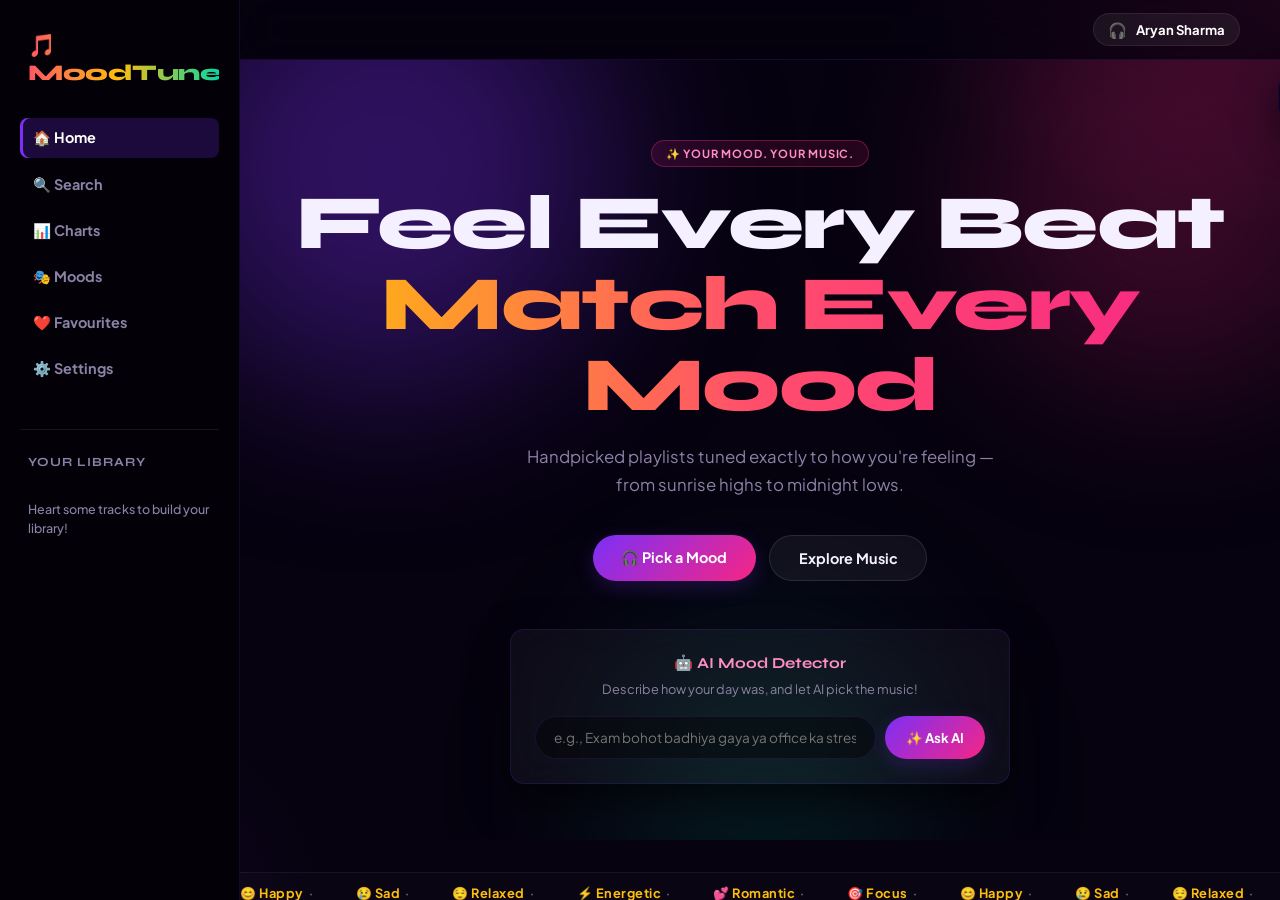
<file: index.html>
<!DOCTYPE html>
<html lang="en">
<head>
  <meta charset="UTF-8"/>
  <meta name="viewport" content="width=device-width,initial-scale=1.0"/>
  <title>MoodTunes — Feel Every Beat</title>

  <!-- Google Fonts -->
  <link rel="preconnect" href="https://fonts.googleapis.com"/>
  <link rel="preconnect" href="https://fonts.gstatic.com" crossorigin/>
  <link href="https://fonts.googleapis.com/css2?family=Plus+Jakarta+Sans:wght@300;400;500;600;700;800&family=Syne:wght@700;800&display=swap" rel="stylesheet"/>

  <!-- External stylesheet — all styles live here -->
  <link rel="stylesheet" href="tunes.css"/>
</head>
<body>

<!-- Toast notification — shown/hidden by JS toast() -->
<div id="toast">🎵 <span id="tmsg"></span></div>

<div class="app-layout">
  <!-- Desktop Left Sidebar -->
  <aside class="app-sidebar">
    <div class="logo" onclick="go('home')">🎵 MoodTunes</div>
    <ul class="sidebar-links">
      <li><button id="sb-home"       onclick="go('home')">🏠 Home</button></li>
      <li><button id="sb-explore"    onclick="go('explore')">🔍 Search</button></li>
      <li><button id="sb-charts"     onclick="go('charts')">📊 Charts</button></li>
      <li><button id="sb-moods"      onclick="go('moods')">🎭 Moods</button></li>
      <li><button id="sb-favourites" onclick="go('favourites')">❤️ Favourites</button></li>
      <li><button id="sb-settings"   onclick="go('settings')">⚙️ Settings</button></li>
    </ul>
    
    <div class="sidebar-library">
      <h4>Your Library</h4>
      <div id="sidebarFavList" class="sidebar-fav-list">
        <!-- Populated dynamically by tunes.js with favorite songs -->
        <div class="lib-empty">Heart some tracks to build your library!</div>
      </div>
    </div>
  </aside>

  <!-- Right Main Area -->
  <main class="app-main">
    <!-- Top Header bar -->
    <header class="app-header">
      <div class="header-logo-mobile" onclick="go('home')">🎵 MoodTunes</div>
      <div style="flex:1"></div>
      <div class="profile-btn" onclick="go('profile')">
        <span class="user-avatar">🎧</span>
        <span class="user-name">Aryan Sharma</span>
      </div>
    </header>

    <div class="content-viewport">
      <!-- ═══════════════════════════════════════════
           PAGE: HOME
           id="page-home" — JS adds .active to show
       ═══════════════════════════════════════════ -->
      <div id="page-home" class="page active page-enter">
        <!-- Hero Section -->
        <section class="hero">
          <div class="blob b1"></div>
          <div class="blob b2"></div>
          <div class="blob b3"></div>
          <div><span class="pill pill-p">✨ Your Mood. Your Music.</span></div>
          <h1>Feel Every Beat<span class="grad-line">Match Every Mood</span></h1>
          <p>Handpicked playlists tuned exactly to how you're feeling — from sunrise highs to midnight lows.</p>
          <div class="hero-btns">
            <button class="btn btn-main" onclick="go('moods')">🎧 Pick a Mood</button>
            <button class="btn btn-ghost" onclick="go('explore')">Explore Music</button>
          </div>

          <!-- AI Mood Detector — rule-based sentiment analysis in tunes.js -->
          <div class="ai-zone">
            <h3>🤖 AI Mood Detector</h3>
            <p>Describe how your day was, and let AI pick the music!</p>
            <div class="ai-row">
              <input type="text" id="aiPrompt" placeholder="e.g., Exam bohot badhiya gaya ya office ka stress hai…" onkeydown="if(event.key==='Enter')detectMoodWithAI()">
              <button class="btn btn-main" onclick="detectMoodWithAI()">✨ Ask AI</button>
            </div>
          </div>
        </section>

        <!-- Marquee Ticker -->
        <div class="marquee-wrap">
          <div class="marquee-track">
            <span>😊 <strong>Happy</strong> &nbsp;·&nbsp;</span>
            <span>😢 <strong>Sad</strong> &nbsp;·&nbsp;</span>
            <span>😌 <strong>Relaxed</strong> &nbsp;·&nbsp;</span>
            <span>⚡ <strong>Energetic</strong> &nbsp;·&nbsp;</span>
            <span>💕 <strong>Romantic</strong> &nbsp;·&nbsp;</span>
            <span>🎯 <strong>Focus</strong> &nbsp;·&nbsp;</span>
            <!-- Duplicated for infinite loop effect -->
            <span>😊 <strong>Happy</strong> &nbsp;·&nbsp;</span>
            <span>😢 <strong>Sad</strong> &nbsp;·&nbsp;</span>
            <span>😌 <strong>Relaxed</strong> &nbsp;·&nbsp;</span>
            <span>⚡ <strong>Energetic</strong> &nbsp;·&nbsp;</span>
            <span>💕 <strong>Romantic</strong> &nbsp;·&nbsp;</span>
            <span>🎯 <strong>Focus</strong> &nbsp;·&nbsp;</span>
          </div>
        </div>

        <!-- Stats -->
        <section class="wrap">
          <div class="stats-row">
            <div class="stat-card sc1"><div class="stat-n">6</div><div class="stat-l">Mood Categories</div></div>
            <div class="stat-card sc2"><div class="stat-n">30</div><div class="stat-l">Curated Songs</div></div>
            <div class="stat-card sc3"><div class="stat-n">100%</div><div class="stat-l">Free Access</div></div>
            <div class="stat-card sc4"><div class="stat-n">24/7</div><div class="stat-l">Available</div></div>
            <div class="stat-card sc5"><div class="stat-n">10K+</div><div class="stat-l">Monthly Users</div></div>
          </div>
        </section>

        <!-- Features -->
        <section class="wrap" style="padding-top:0">
          <h2 class="sec-title">Why <span class="gc">MoodTunes?</span></h2>
          <p class="sec-sub">Everything built around your emotions, not algorithms</p>
          <div class="feat-grid">
            <div class="feat-card"><span class="feat-icon">🎭</span><h3>Mood-Based Playlists</h3><p>Handpicked collections matched perfectly to your emotional state.</p></div>
            <div class="feat-card"><span class="feat-icon">📊</span><h3>Live Charts</h3><p>See what moods are trending globally across all listeners.</p></div>
            <div class="feat-card"><span class="feat-icon">❤️</span><h3>Favourites</h3><p>Heart songs instantly and build your personal collection.</p></div>
            <div class="feat-card"><span class="feat-icon">🔍</span><h3>Smart Explore</h3><p>Filter by genre, energy or vibe to discover new tracks.</p></div>
            <div class="feat-card"><span class="feat-icon">🧑‍💼</span><h3>Rich Profiles</h3><p>Track your full history and see which moods you visit most.</p></div>
            <div class="feat-card"><span class="feat-icon">⚙️</span><h3>Full Settings</h3><p>Customise themes, audio quality, notifications and more.</p></div>
          </div>
        </section>

        <!-- Mood Picker -->
        <section class="wrap" style="padding-top:0">
          <h2 class="sec-title">Choose Your <span class="gl">Mood</span></h2>
          <p class="sec-sub">How are you feeling right now?</p>
          <div class="mood-grid">
            <button class="mood-card mc-happy"    onclick="go('happy')"     data-mood="happy"><span class="mood-icon-big">😊</span><h3>Happy</h3><p>Uplifting &amp; joyful</p><span class="mood-pill">5 songs</span></button>
            <button class="mood-card mc-sad"      onclick="go('sad')"       data-mood="sad"><span class="mood-icon-big">😢</span><h3>Sad</h3><p>Emotional &amp; reflective</p><span class="mood-pill">5 songs</span></button>
            <button class="mood-card mc-relaxed"  onclick="go('relaxed')"   data-mood="relaxed"><span class="mood-icon-big">😌</span><h3>Relaxed</h3><p>Calm &amp; peaceful</p><span class="mood-pill">5 songs</span></button>
            <button class="mood-card mc-energy"   onclick="go('energetic')" data-mood="energetic"><span class="mood-icon-big">⚡</span><h3>Energetic</h3><p>High-energy beats</p><span class="mood-pill">5 songs</span></button>
            <button class="mood-card mc-romantic" onclick="go('romantic')"  data-mood="romantic"><span class="mood-icon-big">💕</span><h3>Romantic</h3><p>Love &amp; passion</p><span class="mood-pill">5 songs</span></button>
            <button class="mood-card mc-focus"    onclick="go('focus')"     data-mood="focus"><span class="mood-icon-big">🎯</span><h3>Focus</h3><p>Deep concentration</p><span class="mood-pill">5 songs</span></button>
          </div>
        </section>
      </div><!-- end #page-home -->

      <!-- ═══════════════════════════════════════════
           PAGE: MOODS
       ═══════════════════════════════════════════ -->
      <div id="page-moods" class="page">
        <section class="wrap">
          <h2 class="sec-title">All <span class="ga">Moods</span></h2>
          <p class="sec-sub">Pick the one that speaks to you right now</p>
          <div class="search-bar" style="max-width:430px">
            <span class="si">🔍</span>
            <input type="text" id="moodQ" placeholder="Search moods…" oninput="filterMoods(this.value)">
          </div>
          <div class="mood-grid" id="moodGrid">
            <button class="mood-card mc-happy"    onclick="go('happy')"     data-name="happy"     data-mood="happy"><span class="mood-icon-big">😊</span><h3>Happy</h3><p>Uplifting &amp; joyful</p><span class="mood-pill">5 songs</span></button>
            <button class="mood-card mc-sad"      onclick="go('sad')"       data-name="sad"       data-mood="sad"><span class="mood-icon-big">😢</span><h3>Sad</h3><p>Emotional &amp; reflective</p><span class="mood-pill">5 songs</span></button>
            <button class="mood-card mc-relaxed"  onclick="go('relaxed')"   data-name="relaxed"   data-mood="relaxed"><span class="mood-icon-big">😌</span><h3>Relaxed</h3><p>Calm &amp; peaceful</p><span class="mood-pill">5 songs</span></button>
            <button class="mood-card mc-energy"   onclick="go('energetic')" data-name="energetic" data-mood="energetic"><span class="mood-icon-big">⚡</span><h3>Energetic</h3><p>High-energy beats</p><span class="mood-pill">5 songs</span></button>
            <button class="mood-card mc-romantic" onclick="go('romantic')"  data-name="romantic"  data-mood="romantic"><span class="mood-icon-big">💕</span><h3>Romantic</h3><p>Love &amp; passion</p><span class="mood-pill">5 songs</span></button>
            <button class="mood-card mc-focus"    onclick="go('focus')"     data-name="focus"     data-mood="focus"><span class="mood-icon-big">🎯</span><h3>Focus</h3><p>Deep concentration</p><span class="mood-pill">5 songs</span></button>
          </div>
        </section>
      </div>

      <!-- PLAYLIST PAGES -->
      <!-- HAPPY -->
      <div id="page-happy" class="page">
        <section class="pl-wrap">
          <button class="back-btn" onclick="go('home')">← Back</button>
          <div class="pl-header">
            <div class="pl-cover" style="background:linear-gradient(145deg,#ff9a3c,#ff4d6d)">😊</div>
            <div class="pl-meta"><h2>Happy Playlist</h2><p>Uplifting tunes to brighten your day</p><span class="pl-count">5 songs</span></div>
          </div>
          <div class="song-list" id="happy-song-list"></div>
        </section>
      </div>

      <!-- SAD -->
      <div id="page-sad" class="page">
        <section class="pl-wrap">
          <button class="back-btn" onclick="go('home')">← Back</button>
          <div class="pl-header">
            <div class="pl-cover" style="background:linear-gradient(145deg,#00b4d8,#0077b6)">😢</div>
            <div class="pl-meta"><h2>Sad Playlist</h2><p>Emotional music to feel understood</p><span class="pl-count">5 songs</span></div>
          </div>
          <div class="song-list" id="sad-song-list"></div>
        </section>
      </div>

      <!-- RELAXED -->
      <div id="page-relaxed" class="page">
        <section class="pl-wrap">
          <button class="back-btn" onclick="go('home')">← Back</button>
          <div class="pl-header">
            <div class="pl-cover" style="background:linear-gradient(145deg,#06d6a0,#118ab2)">😌</div>
            <div class="pl-meta"><h2>Relaxed Playlist</h2><p>Peaceful sounds to calm your mind</p><span class="pl-count">5 songs</span></div>
          </div>
          <div class="song-list" id="relaxed-song-list"></div>
        </section>
      </div>

      <!-- ENERGETIC -->
      <div id="page-energetic" class="page">
        <section class="pl-wrap">
          <button class="back-btn" onclick="go('home')">← Back</button>
          <div class="pl-header">
            <div class="pl-cover" style="background:linear-gradient(145deg,#ffbe0b,#fb5607)">⚡</div>
            <div class="pl-meta"><h2>Energetic Playlist</h2><p>High-tempo beats to fuel your fire</p><span class="pl-count">5 songs</span></div>
          </div>
          <div class="song-list" id="energetic-song-list"></div>
        </section>
      </div>

      <!-- ROMANTIC -->
      <div id="page-romantic" class="page">
        <section class="pl-wrap">
          <button class="back-btn" onclick="go('home')">← Back</button>
          <div class="pl-header">
            <div class="pl-cover" style="background:linear-gradient(145deg,#f72585,#b5179e)">💕</div>
            <div class="pl-meta"><h2>Romantic Playlist</h2><p>Love songs for tender moments</p><span class="pl-count">5 songs</span></div>
          </div>
          <div class="song-list" id="romantic-song-list"></div>
        </section>
      </div>

      <!-- FOCUS -->
      <div id="page-focus" class="page">
        <section class="pl-wrap">
          <button class="back-btn" onclick="go('home')">← Back</button>
          <div class="pl-header">
            <div class="pl-cover" style="background:linear-gradient(145deg,#7b2ff7,#3a0ca3)">🎯</div>
            <div class="pl-meta"><h2>Focus Playlist</h2><p>Deep work music for the zone</p><span class="pl-count">5 songs</span></div>
          </div>
          <div class="song-list" id="focus-song-list"></div>
        </section>
      </div>

      <!-- ═══════════════════════════════════════════
           PAGE: EXPLORE
       ═══════════════════════════════════════════ -->
      <div id="page-explore" class="page">
        <section class="wrap">
          <h2 class="sec-title">Explore <span class="gl">Music</span></h2>
          <p class="sec-sub">Search by song, artist, or filter by genre — every mood, every language</p>
          <div class="search-bar">
            <span class="si">🔍</span>
            <input type="text" id="exQ" placeholder="Search songs, artists…" oninput="filterExplore(this.value)">
            <button id="voice-btn" class="voice-btn" onclick="startVoiceSearch()" title="Voice search (10s)">🎙️</button>
          </div>
          <div class="filter-row">
            <button class="filter-btn on" onclick="setFilter('all',this)">All</button>
            <button class="filter-btn"    onclick="setFilter('pop',this)">Pop</button>
            <button class="filter-btn"    onclick="setFilter('bollywood',this)">Bollywood</button>
            <button class="filter-btn"    onclick="setFilter('sufi',this)">Sufi</button>
            <button class="filter-btn"    onclick="setFilter('hiphop',this)">Hip-Hop</button>
            <button class="filter-btn"    onclick="setFilter('lofi',this)">Lo-fi</button>
            <button class="filter-btn"    onclick="setFilter('ambient',this)">Ambient</button>
            <button class="filter-btn"    onclick="setFilter('indie',this)">Indie</button>
            <button class="filter-btn"    onclick="setFilter('edm',this)">EDM</button>
          </div>
          <div class="explore-grid" id="exGrid"></div>
        </section>
      </div>

      <!-- ═══════════════════════════════════════════
           PAGE: CHARTS
       ═══════════════════════════════════════════ -->
      <div id="page-charts" class="page">
        <section class="wrap">
          <h2 class="sec-title">🔥 Trending <span class="gc">Charts</span></h2>
          <p class="sec-sub">Most played tracks across all moods this week</p>
          <div class="charts-layout">
            <div class="chart-box">
              <div class="chart-hdr">Top 10 Songs This Week</div>
              <div id="chartList"></div>
            </div>
            <div class="sidebar">
              <div class="s-card">
                <h3>🎭 Mood Popularity</h3>
                <div id="moodPopList"></div>
              </div>
              <div class="s-card">
                <h3>🎵 Top Genres</h3>
                <div id="genrePopList"></div>
              </div>
            </div>
          </div>
        </section>
      </div>

      <!-- ═══════════════════════════════════════════
           PAGE: PROFILE
       ═══════════════════════════════════════════ -->
      <div id="page-profile" class="page">
        <div class="profile-hero">
          <div class="p-inner">
            <div class="avatar">🎧<div class="av-badge">✓</div></div>
            <div>
              <div class="p-name"><h2>Aryan Sharma</h2><p>aryan@example.com · Member since Jan 2024</p></div>
              <div class="p-stats">
                <div class="ps"><div class="ps-n" id="statSongsPlayed">142</div><div class="ps-l">Songs Played</div></div>
                <div class="ps"><div class="ps-n" id="statFavourites">0</div><div class="ps-l">Favourites</div></div>
                <div class="ps"><div class="ps-n" id="statMoodsExplored">0/6</div><div class="ps-l">Moods Explored</div></div>
              </div>
            </div>
            <div style="margin-left:auto"><button class="btn btn-ghost" onclick="toast('✏️ Edit profile — needs backend!')">Edit Profile</button></div>
          </div>
        </div>
        <section class="wrap">
          <div class="profile-grid">
            <div class="p-sec">
              <h3>🕒 Recent History</h3>
              <div id="recentHistoryList"></div>
            </div>
            <div class="p-sec">
              <h3>🎭 Mood History</h3>
              <p style="color:var(--muted);font-size:.83rem;margin-bottom:1.1rem">This session + this month's moods</p>
              <div id="moodHistoryBadges"></div>
              <div class="top-mood-banner" id="topMoodBanner"></div>
            </div>
          </div>
        </section>
      </div>

      <!-- ═══════════════════════════════════════════
           PAGE: FAVOURITES
       ═══════════════════════════════════════════ -->
      <div id="page-favourites" class="page">
        <section class="wrap">
          <h2 class="sec-title">❤️ Your <span class="gc">Favourites</span></h2>
          <p class="sec-sub">Songs you've hearted across all moods</p>
          <div class="song-list" id="favList">
            <div class="fav-empty" id="favEmpty">
              <div class="ei">🤍</div>
              <h3>No favourites yet</h3>
              <p>Heart any song while listening and it'll appear here.</p>
              <button class="btn btn-main" style="margin-top:1.5rem" onclick="go('moods')">Browse Moods</button>
            </div>
          </div>
        </section>
      </div>

      <!-- ═══════════════════════════════════════════
           PAGE: SETTINGS
       ═══════════════════════════════════════════ -->
      <div id="page-settings" class="page">
        <section class="wrap">
          <h2 class="sec-title">⚙️ <span class="gv">Settings</span></h2>
          <p class="sec-sub">Customise your MoodTunes experience</p>
          <div class="settings-layout">
            <div class="s-nav">
              <div class="s-nav-item on" onclick="switchS('account',this)">👤 Account</div>
              <div class="s-nav-item"    onclick="switchS('appear',this)">🎨 Appearance</div>
              <div class="s-nav-item"    onclick="switchS('audio',this)">🔊 Audio</div>
              <div class="s-nav-item"    onclick="switchS('notifs',this)">🔔 Notifications</div>
              <div class="s-nav-item"    onclick="switchS('privacy',this)">🔒 Privacy</div>
            </div>
            <div>
              <div class="s-panel" id="sp-account">
                <h3>Account</h3><p class="sp-sub">Manage your profile details</p>
                <div class="fg"><label>Display Name</label><input type="text" value="Aryan Sharma"></div>
                <div class="fg"><label>Email</label><input type="email" value="aryan@example.com"></div>
                <div class="fg"><label>Bio</label><textarea rows="3">Music lover &amp; coder 🎵</textarea></div>
                <div class="fg"><label>Favourite Genre</label>
                  <select>
                    <option>Pop</option>
                    <option>Bollywood</option>
                    <option>Sufi</option>
                    <option>Hip-Hop</option>
                    <option>Lo-fi</option>
                    <option>Ambient</option>
                    <option>Indie</option>
                    <option>EDM</option>
                  </select>
                </div>
                <button class="auth-btn" onclick="toast('✅ Profile saved!')">Save Changes</button>
              </div>
              <div class="s-panel" id="sp-appear" style="display:none">
                <h3>Appearance</h3><p class="sp-sub">Personalise how MoodTunes looks</p>
                <div class="s-row"><div class="s-lbl"><h4>Dark Mode</h4><p>Use the dark colour scheme</p></div><label class="tog"><input type="checkbox" checked onchange="toast('🌙 Theme toggled!')"><span class="tog-t"></span></label></div>
                <div class="s-row">
                  <div class="s-lbl"><h4>Accent Colour</h4><p>Instantly recolours buttons, glows, the player bar &amp; scrollbars</p></div>
                  <div class="theme-opts">
                    <div class="theme-opt on"  data-accent="#7b2ff7" style="background:linear-gradient(135deg,#7b2ff7,#f72585)" onclick="setAccent('#7b2ff7',this)"></div>
                    <div class="theme-opt"     data-accent="#ff4d6d" style="background:linear-gradient(135deg,#ff4d6d,#ff9a3c)" onclick="setAccent('#ff4d6d',this)"></div>
                    <div class="theme-opt"     data-accent="#06d6a0" style="background:linear-gradient(135deg,#06d6a0,#00b4d8)" onclick="setAccent('#06d6a0',this)"></div>
                    <div class="theme-opt"     data-accent="#ffbe0b" style="background:linear-gradient(135deg,#ffbe0b,#fb5607)" onclick="setAccent('#ffbe0b',this)"></div>
                    <div class="theme-opt"     data-accent="#00b4d8" style="background:linear-gradient(135deg,#00b4d8,#3a0ca3)" onclick="setAccent('#00b4d8',this)"></div>
                    <div class="theme-opt"     data-accent="#e63946" style="background:linear-gradient(135deg,#e63946,#ffbe0b)" onclick="setAccent('#e63946',this)"></div>
                  </div>
                </div>
                <div class="s-row"><div class="s-lbl"><h4>Compact Mode</h4><p>Smaller song rows</p></div><label class="tog"><input type="checkbox" onchange="toast('📐 Compact mode toggled!')"><span class="tog-t"></span></label></div>
                <div class="s-row"><div class="s-lbl"><h4>Animated Blobs</h4><p>Background animations</p></div><label class="tog"><input type="checkbox" checked onchange="toast('✨ Animations toggled!')"><span class="tog-t"></span></label></div>
              </div>
              <div class="s-panel" id="sp-audio" style="display:none">
                <h3>Audio</h3><p class="sp-sub">Playback and quality settings</p>
                <div class="s-row">
                  <div class="s-lbl"><h4>Audio Quality</h4><p>Higher = more data usage</p></div>
                  <select style="background:rgba(255,255,255,.07);border:1px solid var(--bdr);border-radius:8px;padding:.48rem .85rem;color:var(--text);font-family:'Plus Jakarta Sans',sans-serif" onchange="toast('🔊 Quality: '+this.value)">
                    <option>Standard (128kbps)</option>
                    <option>High (256kbps)</option>
                    <option>Lossless</option>
                  </select>
                </div>
                <div class="s-row"><div class="s-lbl"><h4>Crossfade</h4><p>Smooth transition between songs</p></div><label class="tog"><input type="checkbox" onchange="toast('🎚️ Crossfade toggled!')"><span class="tog-t"></span></label></div>
                <div class="s-row"><div class="s-lbl"><h4>Auto-play Next</h4><p>Keep the queue going</p></div><label class="tog"><input type="checkbox" checked onchange="toast('▶️ Auto-play toggled!')"><span class="tog-t"></span></label></div>
                <div class="s-row"><div class="s-lbl"><h4>Equaliser</h4><p>Boost bass, treble or vocals</p></div><label class="tog"><input type="checkbox" onchange="toast('🎛️ EQ toggled!')"><span class="tog-t"></span></label></div>
              </div>
              <div class="s-panel" id="sp-notifs" style="display:none">
                <h3>Notifications</h3><p class="sp-sub">Choose what you get notified about</p>
                <div class="s-row"><div class="s-lbl"><h4>New Playlists</h4><p>When a new mood drops</p></div><label class="tog"><input type="checkbox" checked onchange="toast('🔔 Toggled!')"><span class="tog-t"></span></label></div>
                <div class="s-row"><div class="s-lbl"><h4>Trending Songs</h4><p>Weekly chart updates</p></div><label class="tog"><input type="checkbox" onchange="toast('📊 Toggled!')"><span class="tog-t"></span></label></div>
                <div class="s-row"><div class="s-lbl"><h4>Email Digest</h4><p>Monthly listening recap</p></div><label class="tog"><input type="checkbox" checked onchange="toast('📧 Toggled!')"><span class="tog-t"></span></label></div>
              </div>
              <div class="s-panel" id="sp-privacy" style="display:none">
                <h3>Privacy</h3><p class="sp-sub">Control your data and visibility</p>
                <div class="s-row"><div class="s-lbl"><h4>Public Profile</h4><p>Others can see your mood history</p></div><label class="tog"><input type="checkbox" onchange="toast('👁️ Toggled!')"><span class="tog-t"></span></label></div>
                <div class="s-row"><div class="s-lbl"><h4>Share Activity</h4><p>Appear in trending charts</p></div><label class="tog"><input type="checkbox" checked onchange="toast('📡 Toggled!')"><span class="tog-t"></span></label></div>
                <div class="s-row">
                  <div class="s-lbl"><h4>Delete Account</h4><p>Permanently remove all data</p></div>
                  <button class="btn" style="background:rgba(255,77,109,.15);border:1px solid rgba(255,77,109,.4);color:var(--coral);padding:.44rem 1rem;font-size:.81rem;border-radius:8px" onclick="toast('⚠️ Requires backend confirmation')">Delete</button>
                </div>
              </div>
            </div>
          </div>
        </section>
      </div>

      <!-- ═══════════════════════════════════════════
           AUTH PAGES
       ═══════════════════════════════════════════ -->
      <div id="page-login" class="page">
        <div class="auth-wrap">
          <div class="auth-box">
            <h2>Welcome Back 👋</h2>
            <p class="auth-sub">Sign in to continue to MoodTunes</p>
            <div class="s-btns">
              <button class="s-btn" onclick="toast('🔵 Google OAuth — needs backend')">🌐 Google</button>
              <button class="s-btn" onclick="toast('🍎 Apple Sign-In — needs backend')">🍎 Apple</button>
            </div>
            <div class="divider"><span>or with email</span></div>
            <div class="fg"><label>Email</label><input type="email" placeholder="you@example.com"></div>
            <div class="fg"><label>Password</label><input type="password" placeholder="••••••••"></div>
            <button class="auth-btn" onclick="toast('✅ Connect to backend to enable login!')">Login</button>
            <div class="auth-foot">No account? <a onclick="go('signup')">Sign up free</a> &nbsp;·&nbsp; <a onclick="toast('🔑 Password reset needs backend!')">Forgot?</a></div>
          </div>
        </div>
      </div>

      <div id="page-signup" class="page">
        <div class="auth-wrap">
          <div class="auth-box">
            <h2>Join MoodTunes 🎵</h2>
            <p class="auth-sub">Create your free account today</p>
            <div class="s-btns">
              <button class="s-btn" onclick="toast('🔵 Google OAuth — needs backend')">🌐 Google</button>
              <button class="s-btn" onclick="toast('🍎 Apple Sign-In — needs backend')">🍎 Apple</button>
            </div>
            <div class="divider"><span>or with email</span></div>
            <div class="fg"><label>Full Name</label><input type="text" placeholder="Your name"></div>
            <div class="fg"><label>Email</label><input type="email" placeholder="you@example.com"></div>
            <div class="fg"><label>Password</label><input type="password" placeholder="Min 8 characters"></div>
            <div class="fg"><label>Confirm Password</label><input type="password" placeholder="Repeat password"></div>
            <button class="auth-btn" onclick="toast('🎉 Connect to backend to enable signup!')">Create Account</button>
            <div class="auth-foot">Already a member? <a onclick="go('login')">Log in</a></div>
          </div>
        </div>
      </div>
    </div>

    <!-- Pinned Bottom Player Bar (Inside Main Layout context) -->
    <div class="npbar" id="npbar">
      <div class="np-disc" id="npDisc">🎵</div>
      <div class="np-info">
        <div class="np-t" id="npTitle">—</div>
        <div class="np-a" id="npArtist">—</div>
      </div>
      <div class="np-prog">
        <div class="np-bar" onclick="seekBar(event,this)">
          <div class="np-fill" id="npFill"></div>
        </div>
        <div class="np-times">
          <span id="npElapsed">0:00</span>
          <span id="npTotal">0:00</span>
        </div>
      </div>
      <div class="np-ctrls">
        <button class="np-btn" onclick="prevTrack()">⏮</button>
        <button class="np-btn np-pbtn" id="npBtn" onclick="togglePlay()">⏸</button>
        <button class="np-btn" onclick="nextTrack()">⏭</button>
      </div>
      <div class="np-vol">
        <span style="font-size:.88rem">🔊</span>
        <input type="range" min="0" max="100" value="80" oninput="changeVolume(this.value); changeVolumeToast(this.value)">
      </div>
      <button class="np-close np-btn" onclick="closePlayer()">✕</button>
    </div>
  </main>
</div>

<!-- Mobile Bottom Tab Navigation -->
<nav class="mobile-nav">
  <button id="mb-home"       onclick="go('home')"><span>🏠</span>Home</button>
  <button id="mb-explore"    onclick="go('explore')"><span>🔍</span>Search</button>
  <button id="mb-favourites" onclick="go('favourites')"><span>❤️</span>Library</button>
  <button id="mb-settings"   onclick="go('settings')"><span>⚙️</span>Settings</button>
</nav>

<!-- Hidden Audio Tag for Stable HTML5 Playback -->
<audio id="mainAudio" preload="auto" style="display:none"></audio>

<!-- External JS file -->
<script src="tunes.js?v=10"></script>

</body>
</html>
</file>
<file: tunes.css>
/* ══════════════════════════════════════════
   tunes.css — Spotify-Inspired Redesign
   Linked from index.html / tunes.html
   JS logic lives in tunes.js
 ══════════════════════════════════════════ */

/* ──────────────────────────────────────────
   1. DESIGN TOKENS (CSS Variables)
   Midnight Spotify Neon Aesthetics
 ────────────────────────────────────────── */
:root {
  /* Brand colours */
  --coral:  #ff4d6d;
  --orange: #ff6b2b;
  --amber:  #ffbe0b;
  --lime:   #06d6a0;
  --teal:   #00b4d8;
  --violet: #7b2ff7;
  --pink:   #f72585;
  --indigo: #3a0ca3;

  /* Backgrounds */
  --bg:    #06020f; /* Spotify Dark Void Base */
  --bg-sidebar: #030008; /* Side Nav Void Black */
  --bg-header: rgba(6, 2, 15, 0.45);
  --card:  rgba(255, 255, 255, 0.04);
  --card2: rgba(255, 255, 255, 0.08);
  --glass: rgba(5, 1, 13, 0.65);

  /* Borders */
  --bdr:  rgba(123, 47, 247, 0.16); /* Delicate Neon Violet */
  --bdr2: rgba(247, 37, 133, 0.16); /* Delicate Neon Pink */

  /* Text */
  --text:  #f5f0ff;
  --muted: #8c82a6;

  /* Misc */
  --r:     14px;
  --r-sm:  8px;
  --ease:  cubic-bezier(.16, 1, .3, 1);
  --t:     .3s var(--ease);
  --t-fast:.16s var(--ease);
  --shadow-lg: 0 16px 40px rgba(0, 0, 0, 0.65);
  --glow: color-mix(in srgb, var(--violet) 50%, transparent);
  --glow-soft: color-mix(in srgb, var(--violet) 22%, transparent);
}

/* ──────────────────────────────────────────
   2. RESET & BASE
 ────────────────────────────────────────── */
*, *::before, *::after {
  margin: 0;
  padding: 0;
  box-sizing: border-box;
}

html {
  overflow: hidden;
  height: 100%;
}

body {
  font-family: 'Plus Jakarta Sans', sans-serif;
  background: var(--bg);
  color: var(--text);
  height: 100%;
  overflow: hidden;
  background-image:
    radial-gradient(ellipse 60% 50% at 100% 0%, rgba(247, 37, 133, 0.16) 0%, transparent 50%),
    radial-gradient(ellipse 50% 50% at 0% 100%, rgba(123, 47, 247, 0.15) 0%, transparent 50%);
}

/* Scrollbar styling */
::-webkit-scrollbar       { width: 6px; height: 6px; }
::-webkit-scrollbar-track { background: transparent; }
::-webkit-scrollbar-thumb { background: rgba(255, 255, 255, 0.1); border-radius: 4px; }
::-webkit-scrollbar-thumb:hover { background: color-mix(in srgb, var(--violet) 60%, transparent); }
* { scrollbar-width: thin; scrollbar-color: rgba(255, 255, 255, 0.1) transparent; }

a      { color: inherit; text-decoration: none; }
button { cursor: pointer; font-family: 'Plus Jakarta Sans', sans-serif; border: none; background: none; }
img    { max-width: 100%; display: block; }

:focus-visible { outline: 2px solid var(--violet); outline-offset: 2px; border-radius: 4px; }

/* ──────────────────────────────────────────
   3. APP LAYOUT (Spotify Sidebar Pattern)
 ────────────────────────────────────────── */
.app-layout {
  display: grid;
  grid-template-columns: 240px 1fr;
  grid-template-rows: 100%;
  height: 100%;
  width: 100%;
  overflow: hidden;
}

/* Left Sidebar */
.app-sidebar {
  background: var(--bg-sidebar);
  border-right: 1px solid var(--bdr);
  padding: 2rem 1.25rem 1rem;
  display: flex;
  flex-direction: column;
  gap: 2rem;
  overflow: hidden;
  height: 100%;
}

.logo {
  font-family: 'Syne', sans-serif;
  font-weight: 800;
  font-size: 1.4rem;
  letter-spacing: -.5px;
  cursor: pointer;
  background: linear-gradient(90deg, var(--coral), var(--amber), var(--lime));
  -webkit-background-clip: text;
  -webkit-text-fill-color: transparent;
  background-clip: text;
  transition: filter var(--t);
  padding-left: 0.5rem;
}
.logo:hover { filter: brightness(1.25); }

.sidebar-links {
  display: flex;
  flex-direction: column;
  gap: 0.4rem;
  list-style: none;
}
.sidebar-links button {
  width: 100%;
  display: flex;
  align-items: center;
  gap: 0.85rem;
  padding: 0.65rem 0.8rem;
  border-radius: 8px;
  color: var(--muted);
  font-size: 0.9rem;
  font-weight: 700;
  transition: color var(--t-fast), background var(--t-fast);
}
.sidebar-links button:hover {
  color: var(--text);
  background: rgba(255, 255, 255, 0.05);
}
.sidebar-links button.nav-active {
  color: #fff;
  background: color-mix(in srgb, var(--violet) 22%, transparent);
  box-shadow: inset 3px 0 0 var(--violet);
}

/* Sidebar library */
.sidebar-library {
  flex: 1;
  display: flex;
  flex-direction: column;
  gap: 0.95rem;
  min-height: 0;
  border-top: 1px solid rgba(255, 255, 255, 0.08);
  padding-top: 1.5rem;
  margin-top: 0.5rem;
}
.sidebar-library h4 {
  font-family: 'Syne', sans-serif;
  font-size: 0.78rem;
  text-transform: uppercase;
  color: var(--muted);
  letter-spacing: 1px;
  padding-left: 0.5rem;
}
.sidebar-fav-list {
  flex: 1;
  overflow-y: auto;
  display: flex;
  flex-direction: column;
  gap: 0.45rem;
}
.lib-empty {
  font-size: 0.78rem;
  color: var(--muted);
  padding: 1rem 0.5rem;
  line-height: 1.5;
  font-weight: 500;
}
.lib-item {
  display: flex;
  align-items: center;
  gap: 0.7rem;
  padding: 0.45rem 0.6rem;
  border-radius: 6px;
  cursor: pointer;
  transition: background var(--t-fast);
}
.lib-item:hover {
  background: rgba(255, 255, 255, 0.05);
}
.lib-thumb {
  width: 32px; height: 32px;
  border-radius: 4px;
  background: linear-gradient(135deg, var(--violet), var(--pink));
  display: flex; align-items: center; justify-content: center;
  font-size: 0.9rem;
  flex-shrink: 0;
}
.lib-info {
  min-width: 0;
}
.lib-title {
  font-size: 0.8rem;
  font-weight: 700;
  white-space: nowrap;
  overflow: hidden;
  text-overflow: ellipsis;
}
.lib-artist {
  font-size: 0.7rem;
  color: var(--muted);
  white-space: nowrap;
  overflow: hidden;
  text-overflow: ellipsis;
  margin-top: 0.05rem;
}

/* Right Main Area */
.app-main {
  display: flex;
  flex-direction: column;
  height: 100%;
  overflow: hidden;
  position: relative;
}

/* Sticky top header */
.app-header {
  display: flex;
  align-items: center;
  justify-content: space-between;
  padding: 1rem 2.5rem;
  background: var(--bg-header);
  backdrop-filter: blur(20px);
  -webkit-backdrop-filter: blur(20px);
  border-bottom: 1px solid var(--bdr);
  height: 60px;
  flex-shrink: 0;
  z-index: 100;
}
.header-logo-mobile {
  display: none;
  font-family: 'Syne', sans-serif;
  font-weight: 800;
  font-size: 1.35rem;
  background: linear-gradient(90deg, var(--coral), var(--amber), var(--lime));
  -webkit-background-clip: text;
  -webkit-text-fill-color: transparent;
  background-clip: text;
}
.profile-btn {
  display: flex;
  align-items: center;
  gap: 0.6rem;
  padding: 0.35rem 0.85rem;
  background: rgba(255, 255, 255, 0.06);
  border: 1px solid rgba(255, 255, 255, 0.08);
  border-radius: 30px;
  cursor: pointer;
  transition: var(--t-fast);
}
.profile-btn:hover {
  background: rgba(255, 255, 255, 0.12);
  border-color: rgba(255, 255, 255, 0.2);
}
.user-avatar { font-size: 0.95rem; }
.user-name { font-size: 0.82rem; font-weight: 700; color: #fff; }

/* Main content viewport */
.content-viewport {
  flex: 1;
  overflow-y: auto;
  padding-bottom: 95px; /* height of player bar */
}

/* Mobile Nav Bar - Hidden on Desktop */
.mobile-nav { display: none; }

/* ──────────────────────────────────────────
   4. PAGE ENTRANCE
 ────────────────────────────────────────── */
.page { display: none; }
.page.active { display: block; }

.page-enter { animation: pageIn .42s cubic-bezier(.16, 1, .3, 1) both; }
@keyframes pageIn {
  from { opacity: 0; transform: translateY(16px); }
  to   { opacity: 1; transform: translateY(0); }
}

/* ──────────────────────────────────────────
   5. TOAST NOTIFICATION
 ────────────────────────────────────────── */
#toast {
  position: fixed;
  top: 76px; right: 20px;
  z-index: 9999;
  background: rgba(12, 4, 28, 0.92);
  border: 1px solid var(--bdr);
  border-radius: 12px;
  padding: .75rem 1.3rem;
  font-size: 0.85rem;
  font-weight: 600;
  pointer-events: none;
  transform: translateX(130%);
  transition: transform .3s var(--ease);
  max-width: 280px;
  box-shadow: var(--shadow-lg);
  backdrop-filter: blur(10px);
}
#toast.show { transform: translateX(0); }

/* ──────────────────────────────────────────
   6. UTILITIES (reusable classes)
 ────────────────────────────────────────── */
.wrap {
  max-width: 1240px;
  margin: 0 auto;
  padding: 3rem 2.5rem;
}

.sec-title {
  font-family: 'Syne', sans-serif;
  font-size: clamp(1.6rem, 3.5vw, 2.4rem);
  font-weight: 800;
  letter-spacing: -.6px;
  margin-bottom: .4rem;
}
.sec-sub { color: var(--muted); font-size: 0.9rem; margin-bottom: 2rem; line-height: 1.6; }

.gc { background: linear-gradient(90deg, var(--coral),  var(--orange)); -webkit-background-clip: text; -webkit-text-fill-color: transparent; background-clip: text; }
.gl { background: linear-gradient(90deg, var(--lime),   var(--teal));   -webkit-background-clip: text; -webkit-text-fill-color: transparent; background-clip: text; }
.gv { background: linear-gradient(90deg, var(--violet), var(--pink));   -webkit-background-clip: text; -webkit-text-fill-color: transparent; background-clip: text; }
.ga { background: linear-gradient(90deg, var(--amber),  var(--coral));  -webkit-background-clip: text; -webkit-text-fill-color: transparent; background-clip: text; }

.pill { display: inline-flex; align-items: center; gap: .35rem; padding: .3rem .9rem; border-radius: 50px; font-size: .7rem; font-weight: 700; letter-spacing: .8px; text-transform: uppercase; }
.pill-p { background: rgba(247, 37, 133, 0.12); border: 1px solid rgba(247, 37, 133, 0.35); color: #ff8ec5; }

.btn {
  display: inline-flex;
  align-items: center;
  gap: .5rem;
  padding: 0.8rem 1.8rem;
  border-radius: 50px;
  font-weight: 700;
  font-size: 0.9rem;
  transition: var(--t);
}
.btn-main {
  background: linear-gradient(135deg, var(--violet), var(--pink));
  color: #fff;
  box-shadow: 0 6px 20px var(--glow-soft);
}
.btn-main:hover  { transform: translateY(-2px); box-shadow: 0 10px 30px var(--glow); }
.btn-ghost { background: rgba(255, 255, 255, 0.05); border: 1px solid rgba(255, 255, 255, 0.1); color: var(--text); }
.btn-ghost:hover { background: rgba(255, 255, 255, 0.1); transform: translateY(-1px); border-color: rgba(255,255,255,0.2); }

/* ──────────────────────────────────────────
   7. HERO & SPECIAL SECTIONS
 ────────────────────────────────────────── */
.hero {
  position: relative;
  text-align: center;
  padding: 5rem 5% 3.5rem;
  overflow: hidden;
}
.blob {
  position: absolute;
  border-radius: 50%;
  filter: blur(88px);
  pointer-events: none;
  animation: drift 9s ease-in-out infinite alternate;
}
.b1 { width:450px; height:450px; background:color-mix(in srgb, var(--violet) 35%, transparent);  top:-120px; left:-80px; }
.b2 { width:380px; height:380px; background:rgba(247, 37, 133, 0.22);  top:-60px;  right:-80px; animation-delay:-4s; }
.b3 { width:320px; height:320px; background:rgba(6, 214, 160, 0.12);  bottom:-100px; left:35%;  animation-delay:-2s; }
@keyframes drift { to { transform: translate(25px, 20px) scale(1.08); } }

.hero > *:not(.blob) { position: relative; z-index: 1; }

.hero h1 {
  font-family: 'Syne', sans-serif;
  font-weight: 800;
  font-size: clamp(2.2rem, 7vw, 4.8rem);
  line-height: 1.06;
  letter-spacing: -1.5px;
  margin: 1rem 0 1rem;
}
.hero h1 .grad-line {
  display: block;
  background: linear-gradient(90deg, var(--amber), var(--coral), var(--pink));
  -webkit-background-clip: text;
  -webkit-text-fill-color: transparent;
  background-clip: text;
}
.hero p { font-size: 1.05rem; color: var(--muted); max-width: 500px; margin: 0 auto 2.2rem; line-height: 1.7; }
.hero-btns { display: flex; gap: .8rem; justify-content: center; flex-wrap: wrap; }

/* AI Mood Detector Zone */
.ai-zone {
  position: relative;
  z-index: 1;
  margin: 3rem auto 0;
  max-width: 500px;
  background: var(--card);
  backdrop-filter: blur(16px);
  -webkit-backdrop-filter: blur(16px);
  padding: 1.5rem;
  border-radius: var(--r);
  border: 1px solid var(--bdr);
  box-shadow: var(--shadow-lg);
  transition: var(--t);
}
.ai-zone:hover { border-color: color-mix(in srgb, var(--violet) 40%, transparent); }
.ai-zone h3 { font-size: 0.95rem; margin-bottom: 0.5rem; color: #ff8ec5; font-family: 'Syne', sans-serif; display: flex; align-items: center; gap: .4rem; justify-content: center; }
.ai-zone p  { font-size: .8rem; color: var(--muted); margin-bottom: 1.1rem; line-height: 1.5; }
.ai-row { display: flex; gap: 0.6rem; }
.ai-row input {
  flex: 1; min-width: 0;
  padding: 0.75rem 1.15rem;
  background: rgba(0, 0, 0, 0.4);
  border: 1px solid var(--bdr);
  border-radius: 30px;
  color: #fff;
  font-size: 0.85rem;
  font-family: 'Plus Jakarta Sans', sans-serif;
  transition: var(--t);
}
.ai-row input:focus { outline: none; border-color: color-mix(in srgb, var(--violet) 60%, transparent); }
.ai-row .btn { padding: 0.75rem 1.3rem; font-size: 0.83rem; white-space: nowrap; }

/* ──────────────────────────────────────────
   8. MARQUEE TICKER
 ────────────────────────────────────────── */
.marquee-wrap {
  overflow: hidden;
  padding: .75rem 0;
  border-top: 1px solid rgba(255, 255, 255, 0.05);
  border-bottom: 1px solid rgba(255, 255, 255, 0.05);
  background: rgba(255, 255, 255, 0.01);
  margin-top: 2rem;
}
.marquee-track {
  display: flex;
  gap: 2.5rem;
  white-space: nowrap;
  animation: ticker 26s linear infinite;
  width: max-content;
}
.marquee-track span    { font-size: .8rem; color: var(--muted); font-weight: 500; letter-spacing: .5px; }
.marquee-track strong  { color: var(--amber); }

/* ──────────────────────────────────────────
   9. STATS CARDS
 ────────────────────────────────────────── */
.stats-row { display: grid; grid-template-columns: repeat(auto-fit, minmax(140px, 1fr)); gap: 1rem; }
.stat-card {
  border-radius: var(--r);
  padding: 1.5rem 1.25rem;
  text-align: center;
  border: 1px solid var(--bdr);
  background: var(--card);
  transition: var(--t);
}
.sc1 { background: linear-gradient(135deg, rgba(255, 77, 109, 0.15), rgba(255, 107, 43, 0.08)); }
.sc2 { background: linear-gradient(135deg, rgba(255, 190, 11, 0.15), rgba(255, 107, 43, 0.08)); }
.sc3 { background: linear-gradient(135deg, rgba(6, 214, 160, 0.12),  rgba(0, 180, 216, 0.08));  }
.sc4 { background: linear-gradient(135deg, rgba(123, 47, 247, 0.15),  rgba(247, 37, 133, 0.08)); }
.sc5 { background: linear-gradient(135deg, rgba(0, 180, 216, 0.15),   rgba(6, 214, 160, 0.08));  }
.stat-card:hover { transform: translateY(-4px); border-color: rgba(255, 255, 255, 0.2); }
.stat-n { font-family: 'Syne', sans-serif; font-size: 2.2rem; font-weight: 800; color: #fff; }
.stat-l { color: var(--muted); font-size: .78rem; margin-top: .2rem; }

/* ──────────────────────────────────────────
   10. FEATURE CARDS
 ────────────────────────────────────────── */
.feat-grid { display: grid; grid-template-columns: repeat(auto-fit, minmax(250px, 1fr)); gap: 1.25rem; }
.feat-card {
  background: var(--card);
  border: 1px solid var(--bdr);
  border-radius: var(--r);
  padding: 1.8rem 1.5rem;
  transition: var(--t);
  position: relative;
  overflow: hidden;
}
.feat-card:hover { transform: translateY(-4px); border-color: color-mix(in srgb, var(--violet) 40%, var(--bdr)); }
.feat-icon  { font-size: 2rem; margin-bottom: .8rem; display: block; position: relative; z-index: 1; }
.feat-card h3 { font-family: 'Syne', sans-serif; font-size: 0.95rem; font-weight: 800; margin-bottom: .4rem; position: relative; z-index: 1; }
.feat-card p  { color: var(--muted); font-size: .83rem; line-height: 1.6; position: relative; z-index: 1; }

/* ──────────────────────────────────────────
   11. MOOD CARDS
 ────────────────────────────────────────── */
.mood-grid { display: grid; grid-template-columns: repeat(auto-fit, minmax(170px, 1fr)); gap: 1rem; }
.mood-card {
  border-radius: var(--r);
  padding: 2rem 1.25rem;
  text-align: center;
  cursor: pointer;
  transition: var(--t);
  position: relative;
  overflow: hidden;
  border: 1px solid var(--bdr);
}
.mood-card:hover { transform: translateY(-6px); box-shadow: 0 16px 40px rgba(0, 0, 0, 0.45); border-color: rgba(255, 255, 255, 0.25); }

.mc-happy    { background: linear-gradient(145deg, rgba(255, 154, 60, 0.7), rgba(255, 77, 109, 0.7)); }
.mc-sad      { background: linear-gradient(145deg, rgba(0, 180, 216, 0.65), rgba(0, 119, 182, 0.65)); }
.mc-relaxed  { background: linear-gradient(145deg, rgba(6, 214, 160, 0.65), rgba(17, 138, 178, 0.65)); }
.mc-energy   { background: linear-gradient(145deg, rgba(255, 190, 11, 0.65), rgba(251, 86, 7, 0.65)); }
.mc-romantic { background: linear-gradient(145deg, rgba(247, 37, 133, 0.65), rgba(181, 23, 158, 0.65)); }
.mc-focus    { background: linear-gradient(145deg, rgba(123, 47, 247, 0.7), rgba(58, 12, 163, 0.7)); }

.mood-icon-big { font-size: 2.5rem; display: block; margin-bottom: .6rem; position: relative; z-index: 1; transition: transform var(--t); }
.mood-card:hover .mood-icon-big { transform: scale(1.1) translateY(-2px); }
.mood-card h3  { font-family: 'Syne', sans-serif; font-size: 1.05rem; font-weight: 800; color: #fff; text-shadow: 0 2px 6px rgba(0,0,0,0.3); }
.mood-card p   { font-size: .78rem; color: rgba(255, 255, 255, 0.8); margin-top: .15rem; }
.mood-pill { display: inline-block; margin-top: .7rem; padding: .15rem .75rem; border-radius: 50px; font-size: .67rem; font-weight: 700; background: rgba(255, 255, 255, 0.15); color: #fff; border: 1px solid rgba(255, 255, 255, 0.25); }

/* ──────────────────────────────────────────
   12. PLAYLIST PAGES (Clean List Rows)
 ────────────────────────────────────────── */
.pl-wrap { max-width: 960px; margin: 0 auto; padding: 2.5rem 2.5rem 9rem; }

.pl-header {
  display: flex;
  align-items: flex-end;
  gap: 1.8rem;
  margin-bottom: 2.2rem;
  padding-bottom: 1.8rem;
  border-bottom: 1px solid rgba(255, 255, 255, 0.08);
  flex-wrap: wrap;
}
.pl-cover  { width: 140px; height: 140px; border-radius: 12px; display: flex; align-items: center; justify-content: center; font-size: 4rem; flex-shrink: 0; box-shadow: 0 12px 36px rgba(0, 0, 0, 0.6); border: 1px solid rgba(255,255,255,0.08); }
.pl-meta h2{ font-family: 'Syne', sans-serif; font-size: clamp(1.8rem, 4vw, 2.6rem); font-weight: 800; letter-spacing: -.8px; }
.pl-meta p { color: var(--muted); font-size: .9rem; margin-top: .4rem; }
.pl-count  { display: inline-block; margin-top: .6rem; padding: .2rem .85rem; border-radius: 50px; font-size: .72rem; font-weight: 600; background: rgba(255, 255, 255, 0.05); border: 1px solid var(--bdr); }

/* Spotify-style table row list */
.song-list { display: flex; flex-direction: column; gap: 0.15rem; }
.song-row {
  background: transparent;
  border: 1px solid transparent;
  border-radius: 6px;
  padding: .65rem .85rem;
  display: grid;
  grid-template-columns: 35px 35px 1fr auto auto auto;
  align-items: center;
  gap: .8rem;
  cursor: pointer;
  transition: background var(--t-fast);
}
.song-row:hover { background: rgba(255, 255, 255, 0.06); }
.song-row:hover .sn            { display: none; }
.song-row:hover .splay         { display: flex; }
.sn    { color: var(--muted); font-size: .85rem; text-align: center; font-weight: 600; }
.splay { display: none; width: 30px; height: 30px; background: linear-gradient(135deg, var(--violet), var(--pink)); border-radius: 50%; align-items: center; justify-content: center; font-size: .78rem; color: #fff; }
.sthumb{ width: 36px; height: 36px; border-radius: 4px; display: flex; align-items: center; justify-content: center; font-size: 1.1rem; flex-shrink: 0; }
.sinfo { min-width: 0; }
.sinfo .st { font-weight: 700; font-size: .88rem; overflow: hidden; text-overflow: ellipsis; white-space: nowrap; color: #fff; }
.sinfo .sa { color: var(--muted); font-size: .76rem; margin-top: 0.05rem; overflow: hidden; text-overflow: ellipsis; white-space: nowrap; }
.sgenre { padding: .15rem .65rem; border-radius: 50px; font-size: .68rem; font-weight: 700; background: rgba(255, 255, 255, 0.05); border: 1px solid var(--bdr); color: var(--text); }
.sdur   { color: var(--muted); font-size: .8rem; min-width: 32px; text-align: right; }

/* ──────────────────────────────────────────
   13. NOW PLAYING PLAYER BAR
 ────────────────────────────────────────── */
.npbar {
  position: absolute;
  bottom: 0; left: 0; right: 0;
  height: 85px;
  z-index: 800;
  background: rgba(5, 2, 13, 0.94);
  backdrop-filter: blur(28px) saturate(150%);
  -webkit-backdrop-filter: blur(28px) saturate(150%);
  border-top: 1px solid var(--bdr);
  padding: .75rem 2.5rem;
  display: flex;
  align-items: center;
  justify-content: space-between;
  gap: 1.5rem;
  transform: translateY(110%);
  transition: transform .35s var(--ease);
}
.npbar.show    { transform: translateY(0); }
.npbar.playing { box-shadow: 0 -6px 24px rgba(123, 47, 247, 0.12); }
.np-disc {
  width: 42px; height: 42px;
  border-radius: 50%;
  flex-shrink: 0;
  display: flex; align-items: center; justify-content: center;
  font-size: 1.25rem;
  background: linear-gradient(135deg, var(--violet), var(--pink));
  animation: spin 6s linear infinite paused;
  border: 1px solid rgba(255,255,255,0.1);
}
.npbar.playing .np-disc { animation-play-state: running; }

.np-info  { min-width: 140px; flex-shrink: 0; }
.np-t     { font-weight: 700; font-size: .86rem; white-space: nowrap; overflow: hidden; text-overflow: ellipsis; max-width: 160px; color: #fff; }
.np-a     { color: var(--muted); font-size: .74rem; margin-top: .05rem; white-space: nowrap; overflow: hidden; text-overflow: ellipsis; max-width: 160px; }
.np-prog  { flex: 1; max-width: 580px; margin: 0 auto; display: flex; flex-direction: column; align-items: center; gap: 0.35rem; }
.np-bar   { width: 100%; height: 4px; background: rgba(255, 255, 255, 0.1); border-radius: 2px; cursor: pointer; position: relative; }
.np-bar:hover { height: 6px; }
.np-fill  { height: 100%; border-radius: 2px; background: linear-gradient(90deg, var(--violet), var(--pink)); width: 0%; transition: width 0.3s linear; }
.np-times { display: flex; justify-content: space-between; width: 100%; font-size: .68rem; color: var(--muted); font-weight: 600; }
.np-ctrls { display: flex; gap: 1rem; align-items: center; flex-shrink: 0; }
.np-pbtn {
  width: 36px; height: 36px;
  background: #fff;
  border-radius: 50%;
  display: flex; align-items: center; justify-content: center;
  font-size: .85rem; color: #000; padding: 0;
  transition: transform var(--t-fast);
}
.np-pbtn:hover { transform: scale(1.08); color: #000; }
.np-vol       { display: flex; align-items: center; gap: .5rem; flex-shrink: 0; }
.np-vol input { width: 75px; }
.np-close     { color: var(--muted); font-size: 1.1rem; margin-left: .5rem; }

/* Custom slider thumb */
input[type="range"] {
  -webkit-appearance: none;
  appearance: none;
  height: 4px;
  background: rgba(255,255,255,0.12);
  border-radius: 2px;
  outline: none;
}
input[type="range"]::-webkit-slider-thumb {
  -webkit-appearance: none;
  width: 12px; height: 12px;
  border-radius: 50%;
  background: #fff;
  cursor: pointer;
  box-shadow: 0 2px 6px rgba(0,0,0,0.3);
}

/* ──────────────────────────────────────────
   14. EXPLORE & SEARCH
 ────────────────────────────────────────── */
.search-bar { position: relative; max-width: 500px; margin: 0 auto 1.8rem; }
.search-bar input {
  width: 100%;
  padding: .85rem 3.2rem .85rem 2.8rem;
  background: rgba(255, 255, 255, 0.05);
  border: 1px solid var(--bdr);
  border-radius: 50px;
  color: var(--text);
  font-size: .9rem;
  font-family: 'Plus Jakarta Sans', sans-serif;
  transition: border-color var(--t), background var(--t);
}
.search-bar input:focus { outline: none; border-color: color-mix(in srgb, var(--violet) 70%, transparent); background: rgba(255, 255, 255, 0.08); }
.search-bar .si { position: absolute; left: 1.15rem; top: 50%; transform: translateY(-50%); color: var(--muted); }
.voice-btn {
  position: absolute; right: 1.15rem; top: 50%; transform: translateY(-50%);
  font-size: 1.15rem; color: var(--muted);
  width: 32px; height: 32px; border-radius: 50%;
  display: flex; align-items: center; justify-content: center;
}
.voice-btn:hover { color: var(--text); background: rgba(255, 255, 255, 0.05); }
.voice-btn.listening { color: var(--coral); background: rgba(255, 77, 109, 0.1); animation: micPulse 1s ease-in-out infinite; }

.filter-row  { display: flex; gap: .5rem; flex-wrap: wrap; justify-content: center; margin-bottom: 2.2rem; }
.filter-btn  { padding: .4rem 1.15rem; border: 1px solid var(--bdr); border-radius: 50px; background: rgba(255, 255, 255, 0.02); color: var(--muted); font-size: .8rem; font-weight: 700; transition: var(--t); }
.filter-btn:hover,
.filter-btn.on { border-color: var(--violet); color: #fff; background: color-mix(in srgb, var(--violet) 25%, transparent); }

.explore-grid { display: grid; grid-template-columns: repeat(auto-fill, minmax(180px, 1fr)); gap: 1.15rem; }
.explore-card { border-radius: var(--r); overflow: hidden; cursor: pointer; transition: var(--t); border: 1px solid var(--bdr); background: var(--card); }
.explore-card:hover { transform: translateY(-5px); border-color: rgba(255, 255, 255, 0.15); box-shadow: var(--shadow-lg); }
.ex-cover { position: relative; height: 120px; display: flex; align-items: center; justify-content: center; font-size: 2.8rem; border-bottom: 1px solid rgba(255,255,255,0.03); }
.ex-fav {
  position: absolute; top: .5rem; right: .5rem;
  width: 28px; height: 28px; border-radius: 50%;
  background: rgba(0, 0, 0, 0.4); backdrop-filter: blur(6px);
  display: flex; align-items: center; justify-content: center;
  font-size: .9rem; color: #fff;
}
.ex-body  { padding: .85rem; }
.ex-body h4 { font-family: 'Syne', sans-serif; font-size: .88rem; font-weight: 800; overflow: hidden; text-overflow: ellipsis; white-space: nowrap; color: #fff; }
.ex-body p  { color: var(--muted); font-size: .75rem; margin-top: .15rem; overflow: hidden; text-overflow: ellipsis; white-space: nowrap; }
.ex-tag { display: inline-block; margin-top: .45rem; padding: .12rem .55rem; border-radius: 50px; font-size: .65rem; font-weight: 700; background: rgba(6, 214, 160, 0.1); border: 1px solid rgba(6, 214, 160, 0.25); color: var(--lime); }

/* ──────────────────────────────────────────
   15. CHARTS PAGE
 ────────────────────────────────────────── */
.charts-layout { display: grid; grid-template-columns: 1fr 300px; gap: 1.5rem; align-items: start; }
.chart-box     { background: var(--card); border: 1px solid var(--bdr); border-radius: var(--r); overflow: hidden; }
.chart-hdr     { padding: 1.1rem 1.4rem; border-bottom: 1px solid var(--bdr); font-family: 'Syne', sans-serif; font-weight: 800; font-size: 0.95rem; background: linear-gradient(90deg, rgba(123,47,247,0.1), transparent); }
.chart-row     { display: flex; align-items: center; gap: .85rem; padding: .75rem 1.4rem; border-bottom: 1px solid rgba(255, 255, 255, 0.05); transition: var(--t-fast); cursor: pointer; }
.chart-row:last-child { border-bottom: none; }
.chart-row:hover      { background: rgba(255, 255, 255, 0.05); }
.c-rank        { font-family: 'Syne', sans-serif; font-weight: 800; font-size: 1rem; color: var(--muted); min-width: 20px; text-align: center; }
.c-rank.gold   { color: var(--amber); }
.c-rank.silver { color: #d0d0d0; }
.c-rank.bronze { color: #cd7f32; }
.c-thumb { width: 38px; height: 38px; border-radius: 6px; display: flex; align-items: center; justify-content: center; font-size: 1.1rem; flex-shrink: 0; }
.c-info  { flex: 1; min-width: 0; }
.c-info .ct { font-weight: 700; font-size: .88rem; white-space: nowrap; overflow: hidden; text-overflow: ellipsis; color: #fff; }
.c-info .ca { color: var(--muted); font-size: .75rem; white-space: nowrap; overflow: hidden; text-overflow: ellipsis; }
.c-plays     { color: var(--muted); font-size: .72rem; }
.tu { color: var(--lime);  font-size: .78rem; font-weight: bold; }
.td { color: var(--coral); font-size: .78rem; font-weight: bold; }
.tn { color: var(--muted); font-size: .78rem; }

.sidebar { display: flex; flex-direction: column; gap: 1.25rem; }
.s-card  { background: var(--card); border: 1px solid var(--bdr); border-radius: var(--r); padding: 1.35rem; }
.s-card h3 { font-family: 'Syne', sans-serif; font-size: 0.9rem; font-weight: 800; margin-bottom: 1rem; }
.bar-row { display: flex; align-items: center; gap: .65rem; margin-bottom: .75rem; }
.bar-row:last-child { margin-bottom: 0; }
.bar-lbl { color: var(--muted); font-size: .76rem; min-width: 60px; text-transform: capitalize; font-weight: 600; }
.bar-track { flex: 1; height: 6px; background: rgba(255, 255, 255, 0.05); border-radius: 3px; overflow: hidden; }
.bar-fill  { height: 100%; border-radius: 3px; }
.bf1 { background: linear-gradient(90deg, var(--amber),  var(--coral)); }
.bf2 { background: linear-gradient(90deg, var(--lime),   var(--teal));  }
.bf3 { background: linear-gradient(90deg, var(--violet), var(--pink));  }
.bar-pct { color: var(--muted); font-size: .72rem; min-width: 28px; text-align: right; font-weight: 600; }

/* ──────────────────────────────────────────
   16. PROFILE PAGE
 ────────────────────────────────────────── */
.profile-hero { padding: 2.5rem 5%; background: linear-gradient(135deg, color-mix(in srgb, var(--violet) 22%, transparent), rgba(247,37,133,0.15)); border-bottom: 1px solid var(--bdr); }
.p-inner { max-width: 1240px; margin: 0 auto; display: flex; align-items: center; gap: 1.8rem; flex-wrap: wrap; }
.avatar {
  width: 80px; height: 80px;
  border-radius: 50%;
  flex-shrink: 0;
  background: linear-gradient(135deg, var(--violet), var(--pink));
  display: flex; align-items: center; justify-content: center;
  font-size: 2.2rem;
  position: relative;
  border: 1px solid rgba(255, 255, 255, 0.1);
}
.av-badge { position: absolute; bottom: 2px; right: 2px; width: 22px; height: 22px; border-radius: 50%; background: var(--lime); border: 2px solid var(--bg); display: flex; align-items: center; justify-content: center; font-size: .65rem; }
.p-name h2 { font-family: 'Syne', sans-serif; font-size: 1.6rem; font-weight: 800; color: #fff; }
.p-name p  { color: var(--muted); font-size: .83rem; margin-top: .15rem; }
.p-stats { display: flex; gap: 2rem; margin-top: .8rem; }
.ps .ps-n { font-family: 'Syne', sans-serif; font-size: 1.35rem; font-weight: 800; color: var(--lime); }
.ps .ps-l { color: var(--muted); font-size: .74rem; font-weight: 500; }
.profile-grid { display: grid; grid-template-columns: 1fr 1fr; gap: 1.25rem; }
.p-sec { background: var(--card); border: 1px solid var(--bdr); border-radius: var(--r); padding: 1.5rem; }
.p-sec h3 { font-family: 'Syne', sans-serif; font-size: 0.95rem; font-weight: 800; margin-bottom: 1.1rem; }
.h-item { display: flex; align-items: center; gap: .8rem; padding: .65rem 0; border-bottom: 1px solid rgba(255, 255, 255, 0.04); transition: var(--t-fast); }
.h-item:last-child { border-bottom: none; }
.h-icon { width: 34px; height: 34px; border-radius: 6px; display: flex; align-items: center; justify-content: center; font-size: 0.95rem; flex-shrink: 0; }
.h-t { font-weight: 700; font-size: .86rem; color: #fff; }
.h-a { color: var(--muted); font-size: .73rem; }
.h-empty { color: var(--muted); font-size: .82rem; text-align: center; padding: 1.8rem 0; }
.mood-badge { display: inline-flex; align-items: center; gap: .3rem; padding: .24rem .78rem; border-radius: 50px; font-size: .74rem; font-weight: 600; margin: .2rem; }
.top-mood-banner { margin-top: 1.35rem; background: rgba(255, 154, 60, 0.1); border: 1px solid rgba(255, 154, 60, 0.28); border-radius: 12px; padding: 0.95rem; display: flex; align-items: center; gap: .8rem; }

/* ──────────────────────────────────────────
   17. FAVOURITES PAGE
 ────────────────────────────────────────── */
.fav-empty { text-align: center; padding: 4.5rem 2rem; color: var(--muted); }
.fav-empty .ei { font-size: 4rem; margin-bottom: 1rem; }
.fav-empty h3  { font-family: 'Syne', sans-serif; font-size: 1.25rem; font-weight: 800; margin-bottom: .4rem; color: #fff; }
.fav-empty p   { font-size: .88rem; }

/* ──────────────────────────────────────────
   18. SETTINGS PAGE
 ────────────────────────────────────────── */
.settings-layout { display: grid; grid-template-columns: 200px 1fr; gap: 1.5rem; align-items: start; }
.s-nav { background: var(--card); border: 1px solid var(--bdr); border-radius: var(--r); overflow: hidden; position: sticky; top: 80px; }
.s-nav-item { display: flex; align-items: center; gap: .6rem; padding: .8rem 1.1rem; color: var(--muted); font-size: .85rem; font-weight: 600; cursor: pointer; transition: var(--t); border-bottom: 1px solid rgba(255, 255, 255, 0.03); border-left: 3px solid transparent; }
.s-nav-item:last-child { border-bottom: none; }
.s-nav-item:hover, .s-nav-item.on { background: rgba(255, 255, 255, 0.05); color: var(--text); }
.s-nav-item.on { border-left: 3px solid var(--violet); }
.s-panel   { background: var(--card); border: 1px solid var(--bdr); border-radius: var(--r); padding: 1.8rem; animation: pageIn .3s var(--ease) both; }
.s-panel h3   { font-family: 'Syne', sans-serif; font-size: 1.1rem; font-weight: 800; margin-bottom: .3rem; }
.s-panel .sp-sub { color: var(--muted); font-size: .8rem; margin-bottom: 1.75rem; }
.s-row { display: flex; align-items: center; justify-content: space-between; padding: .85rem 0; border-bottom: 1px solid rgba(255, 255, 255, 0.04); gap: 1rem; flex-wrap: wrap; }
.s-row:last-of-type { border-bottom: none; }
.s-lbl h4 { font-size: .88rem; font-weight: 700; color: #fff; }
.s-lbl p  { color: var(--muted); font-size: .75rem; margin-top: .1rem; }

/* Toggle Switch */
.tog { position: relative; width: 44px; height: 24px; flex-shrink: 0; }
.tog input { opacity: 0; width: 0; height: 0; }
.tog-t { position: absolute; inset: 0; background: rgba(255, 255, 255, 0.1); border-radius: 12px; cursor: pointer; transition: var(--t); }
.tog-t::before { content: ''; position: absolute; width: 18px; height: 18px; background: #fff; border-radius: 50%; top: 3px; left: 3px; transition: var(--t); }
.tog input:checked + .tog-t          { background: linear-gradient(135deg, var(--violet), var(--pink)); }
.tog input:checked + .tog-t::before  { transform: translateX(20px); }

/* Form inputs in settings */
.fg { margin-bottom: 1.15rem; }
.fg label { display: block; font-size: .8rem; color: var(--muted); margin-bottom: .4rem; font-weight: 700; }
.fg input, .fg select, .fg textarea {
  width: 100%;
  padding: .8rem 1rem;
  background: rgba(0, 0, 0, 0.35);
  border: 1px solid var(--bdr);
  border-radius: 8px;
  color: var(--text);
  font-size: .88rem;
  font-family: 'Plus Jakarta Sans', sans-serif;
  transition: border-color var(--t);
}
.fg input:focus, .fg select:focus, .fg textarea:focus { outline: none; border-color: color-mix(in srgb, var(--violet) 60%, transparent); }
.fg select option { background: var(--bg); }
.theme-opts { display: flex; gap: .7rem; flex-wrap: wrap; }
.theme-opt  { width: 34px; height: 34px; border-radius: 6px; cursor: pointer; border: 2px solid transparent; transition: var(--t); }
.theme-opt:hover, .theme-opt.on { border-color: #fff; transform: scale(1.12); }

/* ──────────────────────────────────────────
   19. AUTH PAGES (Login / Signup)
 ────────────────────────────────────────── */
.auth-wrap { display: flex; justify-content: center; align-items: center; min-height: calc(100vh - 60px); padding: 2rem 5%; }
.auth-box  { background: var(--card); border: 1px solid var(--bdr); border-radius: 20px; padding: 2.5rem; width: 100%; max-width: 400px; backdrop-filter: blur(16px); box-shadow: var(--shadow-lg); }
.auth-box h2 { font-family: 'Syne', sans-serif; font-size: 1.8rem; font-weight: 800; text-align: center; margin-bottom: .3rem; background: linear-gradient(90deg, var(--coral), var(--pink)); -webkit-background-clip: text; -webkit-text-fill-color: transparent; background-clip: text; }
.auth-sub    { text-align: center; color: var(--muted); font-size: .83rem; margin-bottom: 1.6rem; }
.s-btns { display: flex; gap: .7rem; margin-bottom: 1.2rem; }
.s-btn  { flex: 1; padding: .7rem; background: rgba(255, 255, 255, 0.04); border: 1px solid var(--bdr); border-radius: 8px; color: var(--text); font-size: .83rem; display: flex; align-items: center; justify-content: center; gap: .4rem; transition: var(--t); }
.s-btn:hover { background: rgba(255,255,255,0.08); border-color: rgba(255,255,255,0.15); }
.divider { display: flex; align-items: center; gap: .7rem; margin: 1rem 0; }
.divider::before, .divider::after { content: ''; flex: 1; height: 1px; background: rgba(255,255,255,0.08); }
.divider span { color: var(--muted); font-size: .7rem; text-transform: uppercase; letter-spacing: 0.5px; }
.auth-btn { width: 100%; padding: .85rem; background: linear-gradient(135deg, var(--violet), var(--pink)); border: none; border-radius: 10px; color: #fff; font-size: .95rem; font-weight: 700; transition: var(--t); box-shadow: 0 4px 16px var(--glow-soft); }
.auth-btn:hover { transform: translateY(-1px); box-shadow: 0 8px 24px var(--glow); }
.auth-foot   { text-align: center; margin-top: 1.2rem; color: var(--muted); font-size: .82rem; }
.auth-foot a { color: var(--lime); font-weight: 600; cursor: pointer; }

/* ──────────────────────────────────────────
   20. RESPONSIVE MEDIA QUERIES
 ────────────────────────────────────────── */
@media (max-width: 1024px) {
  .charts-layout   { grid-template-columns: 1fr; }
  .settings-layout { grid-template-columns: 1fr; }
  .s-nav { position: static; display: flex; overflow-x: auto; margin-bottom: 1.25rem; }
  .s-nav-item { border-bottom: none; border-right: 1px solid rgba(255,255,255,.05); white-space: nowrap; }
  .s-nav-item.on { border-left: none; border-bottom: 3px solid var(--violet); }
  .profile-grid    { grid-template-columns: 1fr; }
  .stats-row       { grid-template-columns: repeat(3, 1fr); }
}

@media (max-width: 780px) {
  .app-layout {
    grid-template-columns: 1fr;
  }
  .app-sidebar {
    display: none; /* Hide sidebar navigation */
  }
  .header-logo-mobile {
    display: block; /* Show branding top header */
  }
  .app-header {
    padding: 1rem 1.5rem;
  }
  .wrap {
    padding: 2.2rem 1.5rem;
  }
  .content-viewport {
    padding-bottom: 145px; /* bottom player + bottom nav bar heights combined */
  }

  /* Sticky Spotify Mobile Navigation Bar */
  .mobile-nav {
    display: flex;
    position: fixed;
    bottom: 85px; /* Stays perfectly above bottom player bar */
    left: 0; right: 0;
    height: 60px;
    background: rgba(5, 2, 13, 0.94);
    backdrop-filter: blur(28px) saturate(140%);
    -webkit-backdrop-filter: blur(28px) saturate(140%);
    border-top: 1px solid var(--bdr);
    align-items: center;
    justify-content: space-around;
    z-index: 850;
    padding: 0 1rem;
  }
  .mobile-nav button {
    display: flex;
    flex-direction: column;
    align-items: center;
    gap: 0.2rem;
    color: var(--muted);
    font-size: 0.65rem;
    font-weight: 700;
    transition: color var(--t-fast);
  }
  .mobile-nav button span {
    font-size: 1.2rem;
  }
  .mobile-nav button:hover {
    color: var(--text);
  }
  .mobile-nav button.nav-active {
    color: #fff;
    text-shadow: 0 0 10px var(--glow-soft);
  }
  
  .npbar {
    padding: .75rem 1.5rem;
  }
}

@media (max-width: 640px) {
  .hero { padding: 3.5rem 5% 2.5rem; }
  .song-row  { grid-template-columns: 24px 34px 1fr auto; padding: .6rem .8rem; }
  .sgenre, .sdur { display: none; }
  .np-prog, .np-vol { display: none; }
  .np-info { min-width: 0; flex: 1; }
  .np-t, .np-a { max-width: 100%; }
  .pl-header   { flex-direction: column; text-align: center; align-items: center; }
  .p-inner     { flex-direction: column; text-align: center; }
  .p-stats     { justify-content: center; }
  .stats-row   { grid-template-columns: repeat(2, 1fr); }
  .ai-row      { flex-direction: column; }
  .ai-row .btn { width: 100%; justify-content: center; }
  .auth-box    { padding: 2rem 1.5rem; }
}

@media (max-width: 420px) {
  .stats-row   { grid-template-columns: 1fr 1fr; }
  .mood-grid, .explore-grid { grid-template-columns: repeat(2, 1fr); gap: .75rem; }
  .hero h1     { letter-spacing: -1px; }
  .sec-title   { font-size: 1.45rem; }
  .avatar      { width: 70px; height: 70px; font-size: 1.8rem; }
}

/* Respect reduced-motion preferences */
@media (prefers-reduced-motion: reduce) {
  *, *::before, *::after {
    animation-duration: .01ms !important;
    animation-iteration-count: 1 !important;
    transition-duration: .01ms !important;
    scroll-behavior: auto !important;
  }
}
</file>
